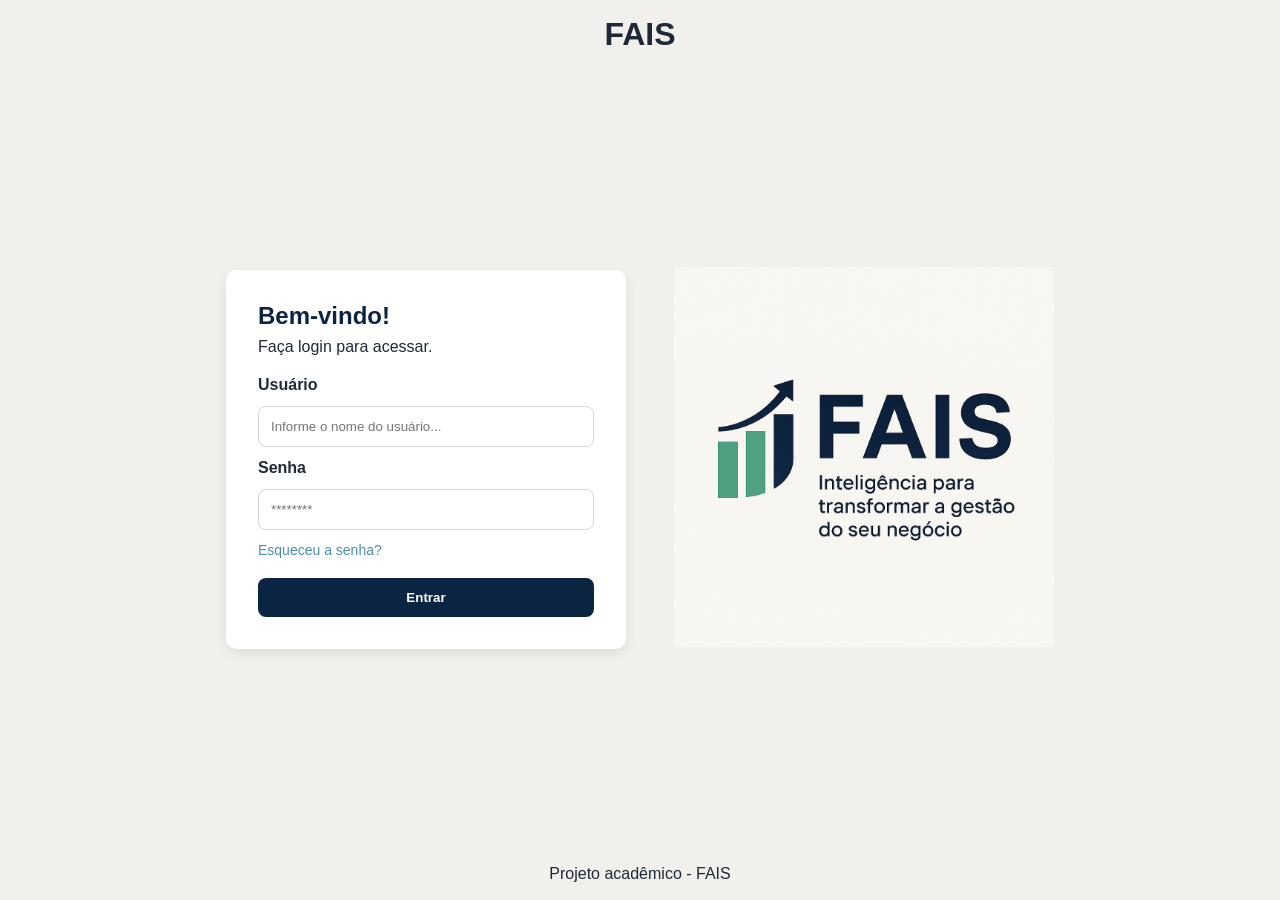
<file: index.html>
<!DOCTYPE html>
<html lang="pt-BR">

<head>
    <meta charset="UTF-8">
    <meta name="viewport" content="width=device-width, initial-scale=1.0">
    <title>FAIS - Login</title>
    <link rel="stylesheet" href="style.css">
</head>

<body>
    <header class="topo-login">
        <h1>FAIS</h1>
    </header>

    <main class="login-page">
        <section class="form-container" aria-labelledby="titulo-login">
            <h2 id="titulo-login">Bem-vindo!</h2>
            <p>Faça login para acessar.</p>

            <form action="dashboard.html">
                <label for="usuario">Usuário</label>
                <input type="text" id="usuario" name="usuario" placeholder="Informe o nome do usuário..." required>

                <label for="senha">Senha</label>
                <input type="password" id="senha" name="senha" placeholder="********" required>

                <a class="link-esqueceu-senha" href="#">Esqueceu a senha?</a>

                <button type="submit">Entrar</button>
            </form>
        </section>

        <aside class="logo-area">
            <img src="./assets/logotipo.png" alt="Logotipo da empresa">
        </aside>
    </main>

    <footer class="rodape">
        <p>Projeto acadêmico - FAIS</p>
    </footer>
</body>

</html>
</file>
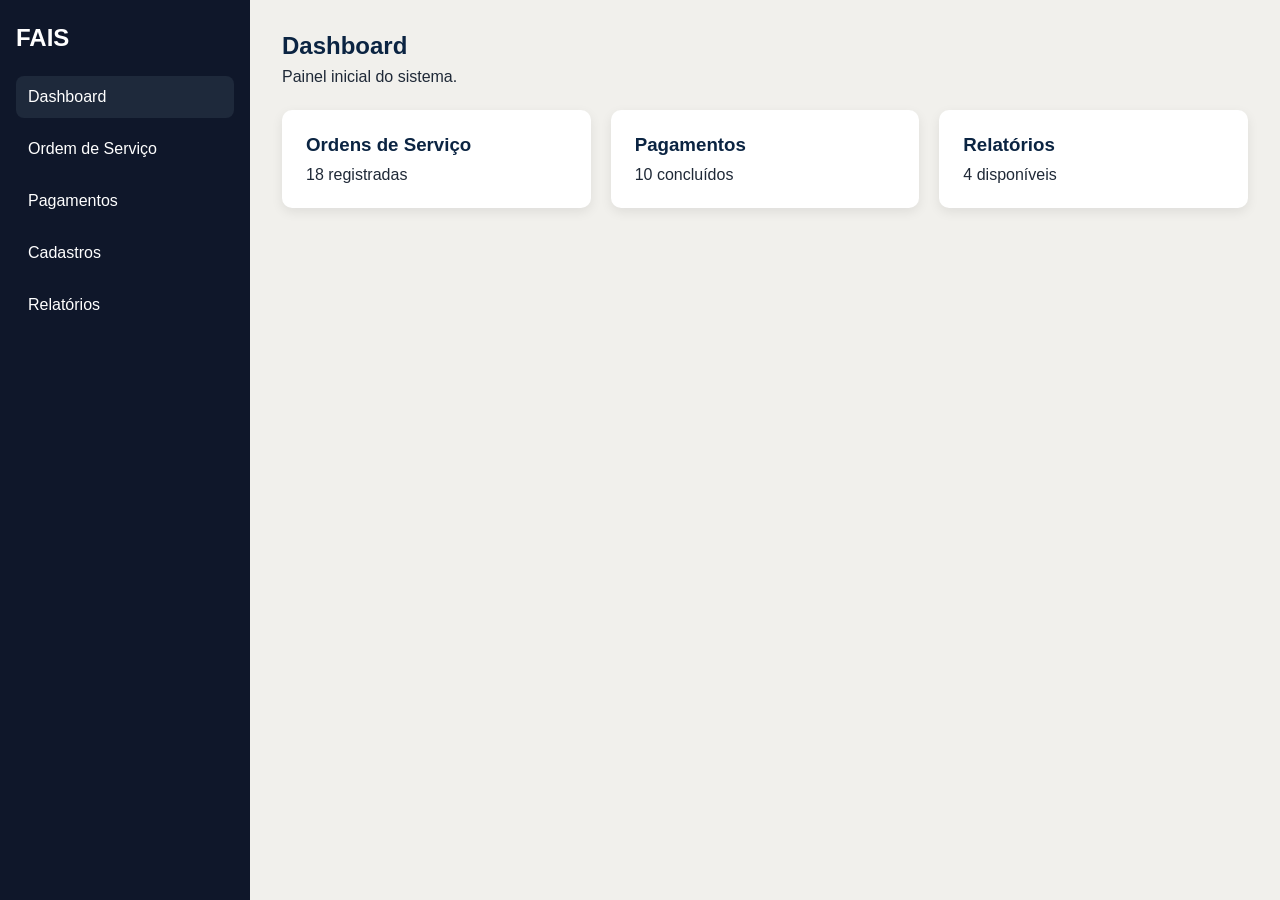
<file: dashboard.html>
<!DOCTYPE html>
<html lang="pt-BR">

<head>
    <meta charset="UTF-8">
    <meta name="viewport" content="width=device-width, initial-scale=1.0">
    <title>FAIS - Dashboard</title>
    <link rel="stylesheet" href="style.css">
</head>

<body>
    <div class="dashboard-layout">
        <aside class="sidebar">
            <header class="sidebar-top">
                <h1>FAIS</h1>
            </header>

            <nav aria-label="Menu principal">
                <ul class="menu-lista">
                    <li><a href="dashboard.html" class="ativo">Dashboard</a></li>
                    <li><a href="#">Ordem de Serviço</a></li>
                    <li><a href="pagamentos.html">Pagamentos</a></li>
                    <li><a href="#">Cadastros</a></li>
                    <li><a href="#">Relatórios</a></li>
                </ul>
            </nav>
        </aside>

        <main class="conteudo">
            <header class="pagina-topo">
                <h2>Dashboard</h2>
                <p>Painel inicial do sistema.</p>
            </header>

            <section class="cards-dashboard">
                <article class="card-info">
                    <h3>Ordens de Serviço</h3>
                    <p>18 registradas</p>
                </article>

                <article class="card-info">
                    <h3>Pagamentos</h3>
                    <p>10 concluídos</p>
                </article>

                <article class="card-info">
                    <h3>Relatórios</h3>
                    <p>4 disponíveis</p>
                </article>
            </section>
        </main>
    </div>
</body>

</html>
</file>
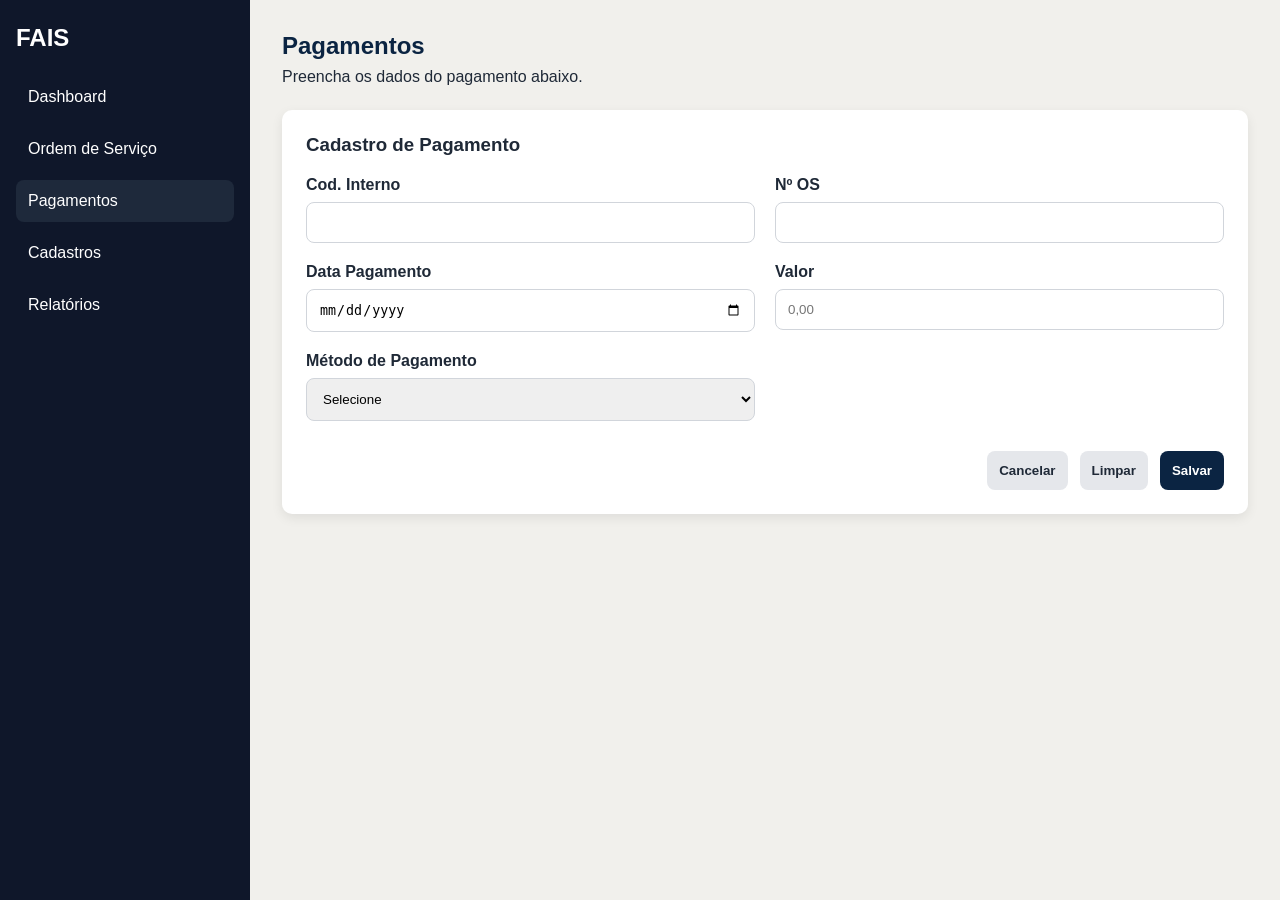
<file: pagamentos.html>
<!DOCTYPE html>
<html lang="pt-BR">
<head>
  <meta charset="UTF-8">
  <meta name="viewport" content="width=device-width, initial-scale=1.0">
  <title>FAIS - Pagamentos</title>
  <link rel="stylesheet" href="style.css">
</head>
<body>
  <div class="dashboard-layout">
    <aside class="sidebar">
      <header class="sidebar-top">
        <h1>FAIS</h1>
      </header>

      <nav aria-label="Menu principal">
        <ul class="menu-lista">
          <li><a href="dashboard.html">Dashboard</a></li>
          <li><a href="#">Ordem de Serviço</a></li>
          <li><a href="pagamentos.html" class="ativo">Pagamentos</a></li>
          <li><a href="#">Cadastros</a></li>
          <li><a href="#">Relatórios</a></li>
        </ul>
      </nav>
    </aside>

    <main class="conteudo">
      <header class="pagina-topo">
        <h2>Pagamentos</h2>
        <p>Preencha os dados do pagamento abaixo.</p>
      </header>

      <section class="card-form" aria-labelledby="titulo-form-pagamento">
        <h3 id="titulo-form-pagamento">Cadastro de Pagamento</h3>

        <form class="form-pagamento" action="#">
          <div class="campo">
            <label for="cod-interno">Cod. Interno</label>
            <input type="text" id="cod-interno" name="cod-interno" required>
          </div>

          <div class="campo">
            <label for="numero-os">Nº OS</label>
            <input type="text" id="numero-os" name="numero-os" required>
          </div>

          <div class="campo">
            <label for="data-pagamento">Data Pagamento</label>
            <input type="date" id="data-pagamento" name="data-pagamento" required>
          </div>

          <div class="campo">
            <label for="valor">Valor</label>
            <input type="number" id="valor" name="valor" step="0.01" placeholder="0,00" required>
          </div>

          <div class="campo">
            <label for="metodo-pagamento">Método de Pagamento</label>
            <select id="metodo-pagamento" name="metodo-pagamento" required>
              <option value="">Selecione</option>
              <option value="pix">Pix</option>
              <option value="cartao">Cartão</option>
              <option value="boleto">Boleto</option>
              <option value="transferencia">Transferência</option>
              <option value="dinheiro">Dinheiro</option>
            </select>
          </div>

          <div class="acoes-form">
            <button type="button" class="btn secundario">Cancelar</button>
            <button type="reset" class="btn limpar">Limpar</button>
            <button type="submit" class="btn primario">Salvar</button>
          </div>
        </form>
      </section>
    </main>
  </div>
</body>
</html>
</file>
<file: style.css>
* {
  margin: 0;
  padding: 0;
  box-sizing: border-box;
}

:root {
  --cor-fundo: #F1F0EC;
  --cor-superficie: #FFFFFF;
  --cor-primaria: #0B2442;
  --cor-secundaria: #498FAD;
  --cor-texto: #1F2937;
  --cor-borda: #D1D5DB;
  --cor-hover: #163B68;
  --cor-menu: #0F172A;
  --cor-menu-hover: #1E293B;
  --sombra: 0 4px 12px rgba(0, 0, 0, 0.08);
  --raio: 10px;
  --fonte: "Inter", sans-serif;
}

body {
  min-height: 100vh;
  background-color: var(--cor-fundo);
  color: var(--cor-texto);
  font-family: var(--fonte);
}

/* LOGIN */
.topo-login,
.rodape {
  text-align: center;
  padding: 16px;
}

.login-page {
  min-height: calc(100vh - 120px);
  display: flex;
  justify-content: center;
  align-items: center;
  gap: 48px;
  padding: 24px;
}

.form-container {
  background-color: var(--cor-superficie);
  padding: 32px;
  border-radius: var(--raio);
  box-shadow: var(--sombra);
  width: 100%;
  max-width: 400px;
}

.form-container h2 {
  margin-bottom: 8px;
  color: var(--cor-primaria);
}

.form-container p {
  margin-bottom: 20px;
}

form {
  display: flex;
  flex-direction: column;
  gap: 12px;
}

label {
  font-weight: 600;
}

input,
select {
  padding: 12px;
  border: 1px solid var(--cor-borda);
  border-radius: 8px;
  width: 100%;
}

input:focus,
select:focus {
  outline: 2px solid var(--cor-secundaria);
  border-color: var(--cor-secundaria);
}

button {
  padding: 12px;
  border: none;
  border-radius: 8px;
  font-weight: bold;
  cursor: pointer;
}

.link-esqueceu-senha {
  color: var(--cor-secundaria);
  text-decoration: none;
  font-size: 14px;
  margin-bottom: 8px;
}

.link-esqueceu-senha:hover {
  text-decoration: underline;
}

form button {
  background-color: var(--cor-primaria);
  color: #FFFFFF;
}

form button:hover {
  background-color: var(--cor-hover);
}

.logo-area img {
  width: 100%;
  max-width: 380px;
}

/* DASHBOARD E PAGAMENTOS */
.dashboard-layout {
  display: grid;
  grid-template-columns: 250px 1fr;
  min-height: 100vh;
}

.sidebar {
  background-color: var(--cor-menu);
  color: #FFFFFF;
  padding: 24px 16px;
}

.sidebar-top h1 {
  margin-bottom: 24px;
  font-size: 24px;
}

.menu-lista {
  list-style: none;
  display: flex;
  flex-direction: column;
  gap: 10px;
}

.menu-lista a {
  display: block;
  padding: 12px;
  color: #FFFFFF;
  text-decoration: none;
  border-radius: 8px;
}

.menu-lista a:hover,
.menu-lista a.ativo {
  background-color: var(--cor-menu-hover);
}

.conteudo {
  padding: 32px;
}

.pagina-topo {
  margin-bottom: 24px;
}

.pagina-topo h2 {
  color: var(--cor-primaria);
  margin-bottom: 8px;
}

.card-form,
.card-info {
  background-color: var(--cor-superficie);
  border-radius: var(--raio);
  box-shadow: var(--sombra);
  padding: 24px;
}

.card-form h3 {
  margin-bottom: 20px;
}

.form-pagamento {
  display: grid;
  grid-template-columns: 1fr 1fr;
  gap: 20px;
}

.campo {
  display: flex;
  flex-direction: column;
  gap: 8px;
}

.acoes-form {
  grid-column: 1 / -1;
  display: flex;
  justify-content: flex-end;
  gap: 12px;
  margin-top: 10px;
}

.btn.primario {
  background-color: var(--cor-primaria);
  color: #FFFFFF;
}

.btn.primario:hover {
  background-color: var(--cor-hover);
}

.btn.secundario,
.btn.limpar {
  background-color: #E5E7EB;
  color: var(--cor-texto);
}

.btn.secundario:hover,
.btn.limpar:hover {
  background-color: #D1D5DB;
}

.cards-dashboard {
  display: grid;
  grid-template-columns: repeat(3, 1fr);
  gap: 20px;
}

.card-info h3 {
  margin-bottom: 10px;
  color: var(--cor-primaria);
}

/* BREAKPOINT 1 - Desktop médio */
@media (max-width: 1024px) {
  .dashboard-layout {
    grid-template-columns: 220px 1fr;
  }

  .cards-dashboard {
    grid-template-columns: repeat(2, 1fr);
  }
}

/* BREAKPOINT 2 - Tablet */
@media (max-width: 768px) {
  .login-page {
    flex-direction: column;
    text-align: center;
  }

  .dashboard-layout {
    grid-template-columns: 1fr;
  }

  .sidebar {
    padding: 16px;
  }

  .menu-lista {
    flex-direction: row;
    flex-wrap: wrap;
    gap: 8px;
  }

  .conteudo {
    padding: 20px;
  }

  .form-pagamento {
    grid-template-columns: 1fr;
  }

  .cards-dashboard {
    grid-template-columns: 1fr;
  }

  .acoes-form {
    justify-content: stretch;
    flex-direction: column;
  }

  .acoes-form .btn {
    width: 100%;
  }
}

/* BREAKPOINT 3 - Mobile */
@media (max-width: 320px) {
  .form-container {
    padding: 20px;
  }

  .conteudo {
    padding: 12px;
  }

  .sidebar-top h1,
  .pagina-topo h2 {
    font-size: 20px;
  }

  input,
  select,
  button {
    font-size: 14px;
  }
}
</file>
